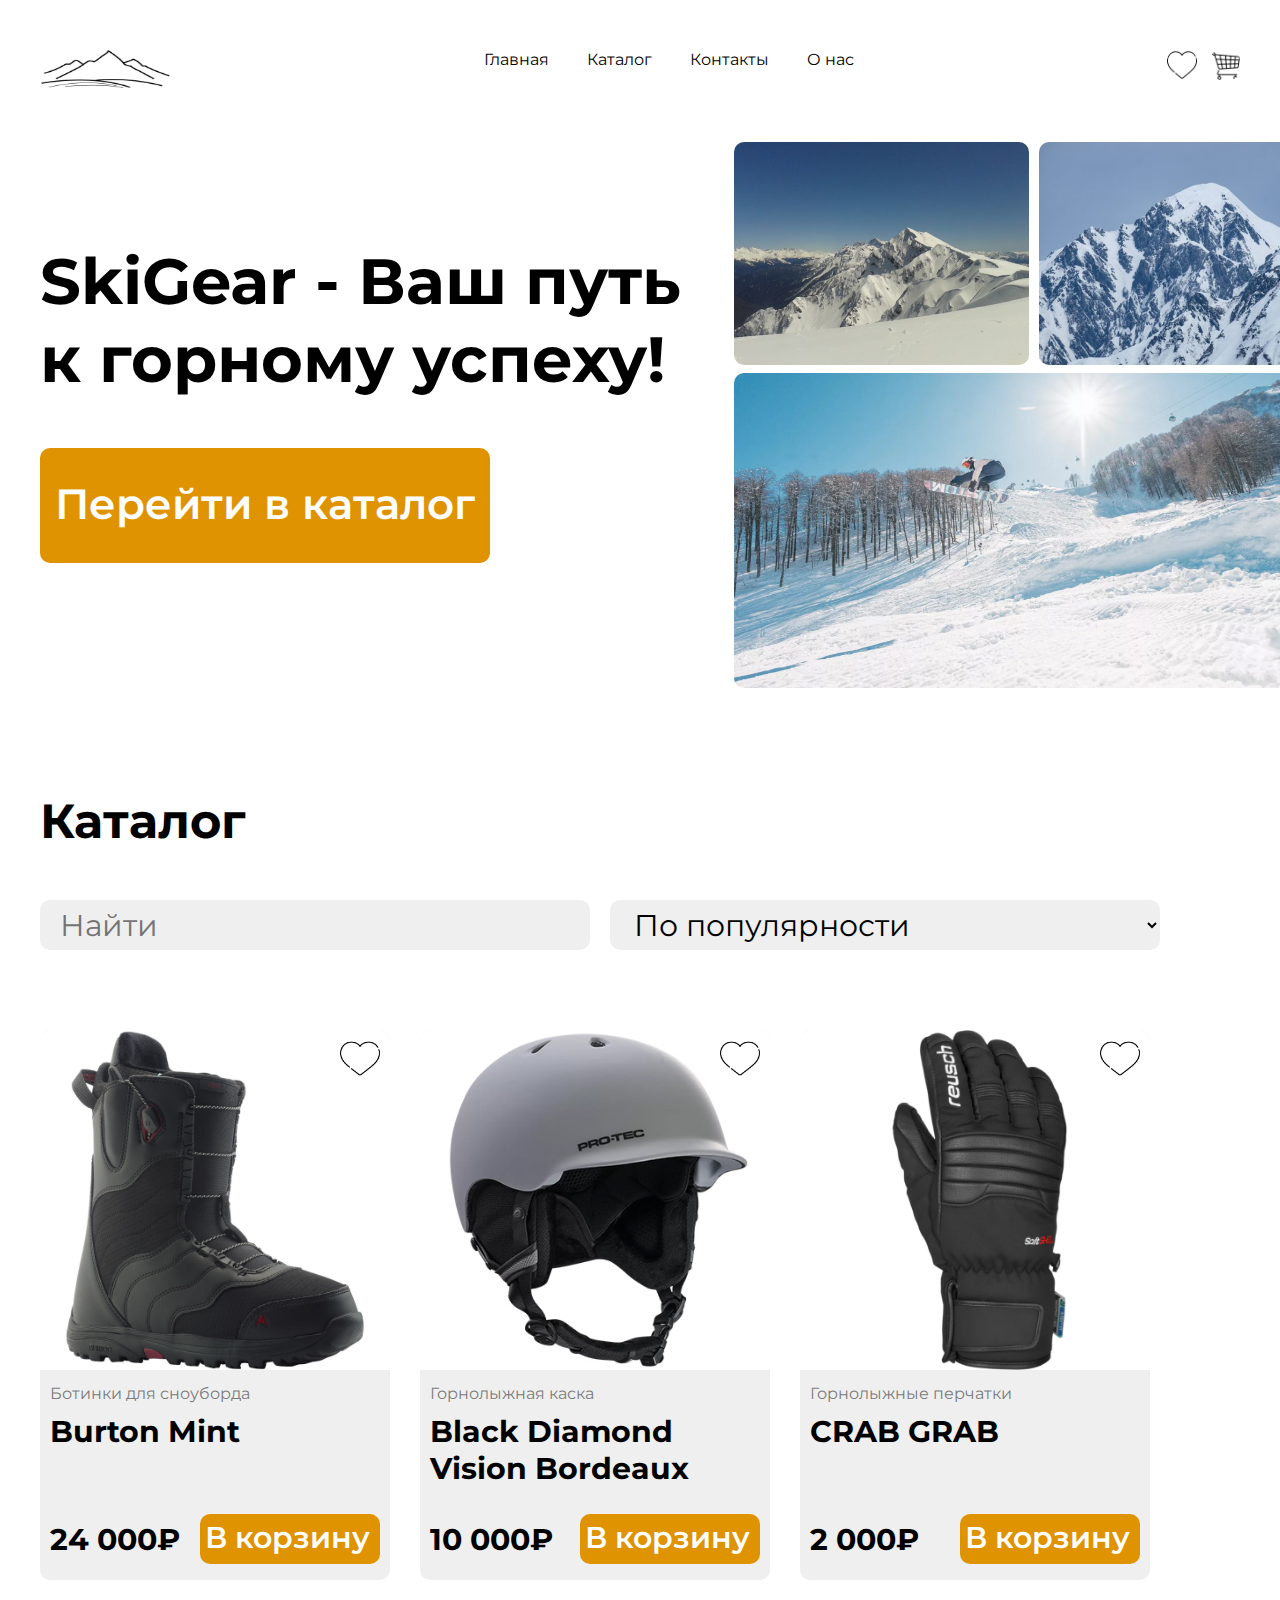
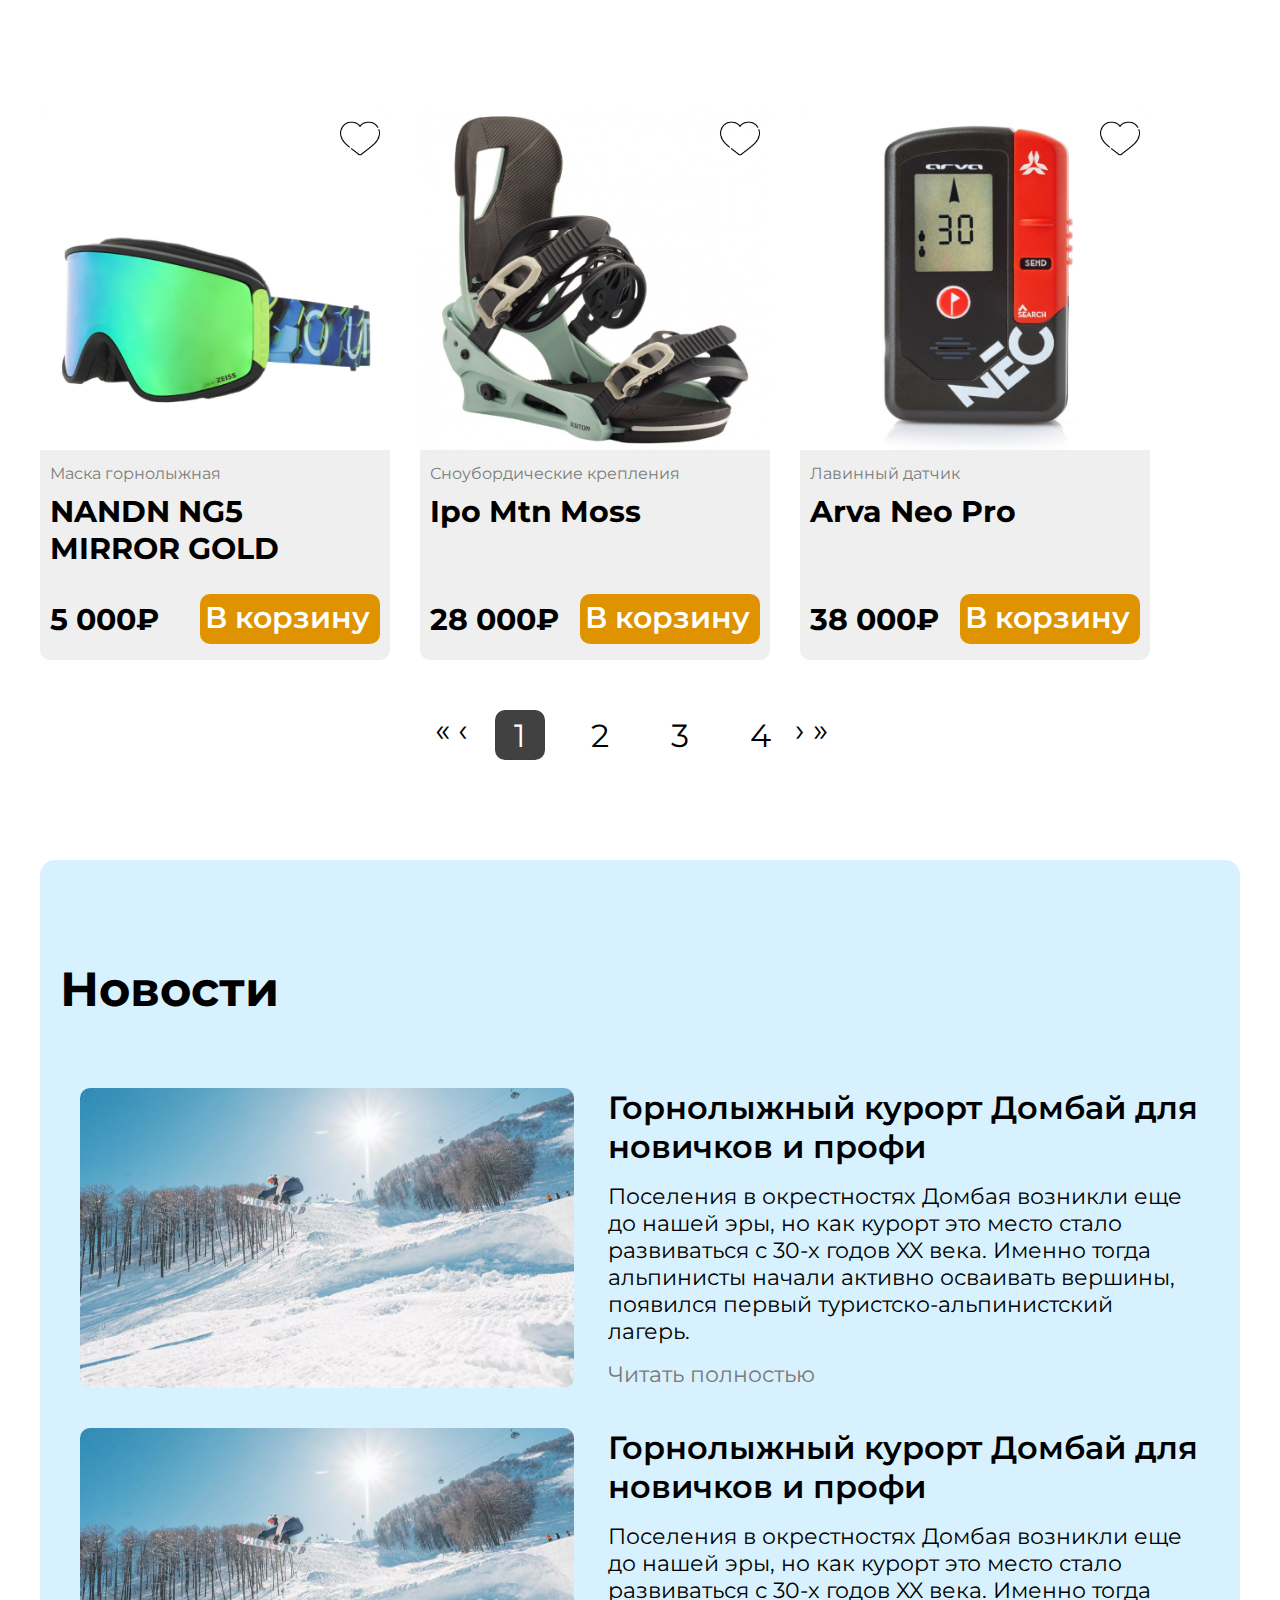
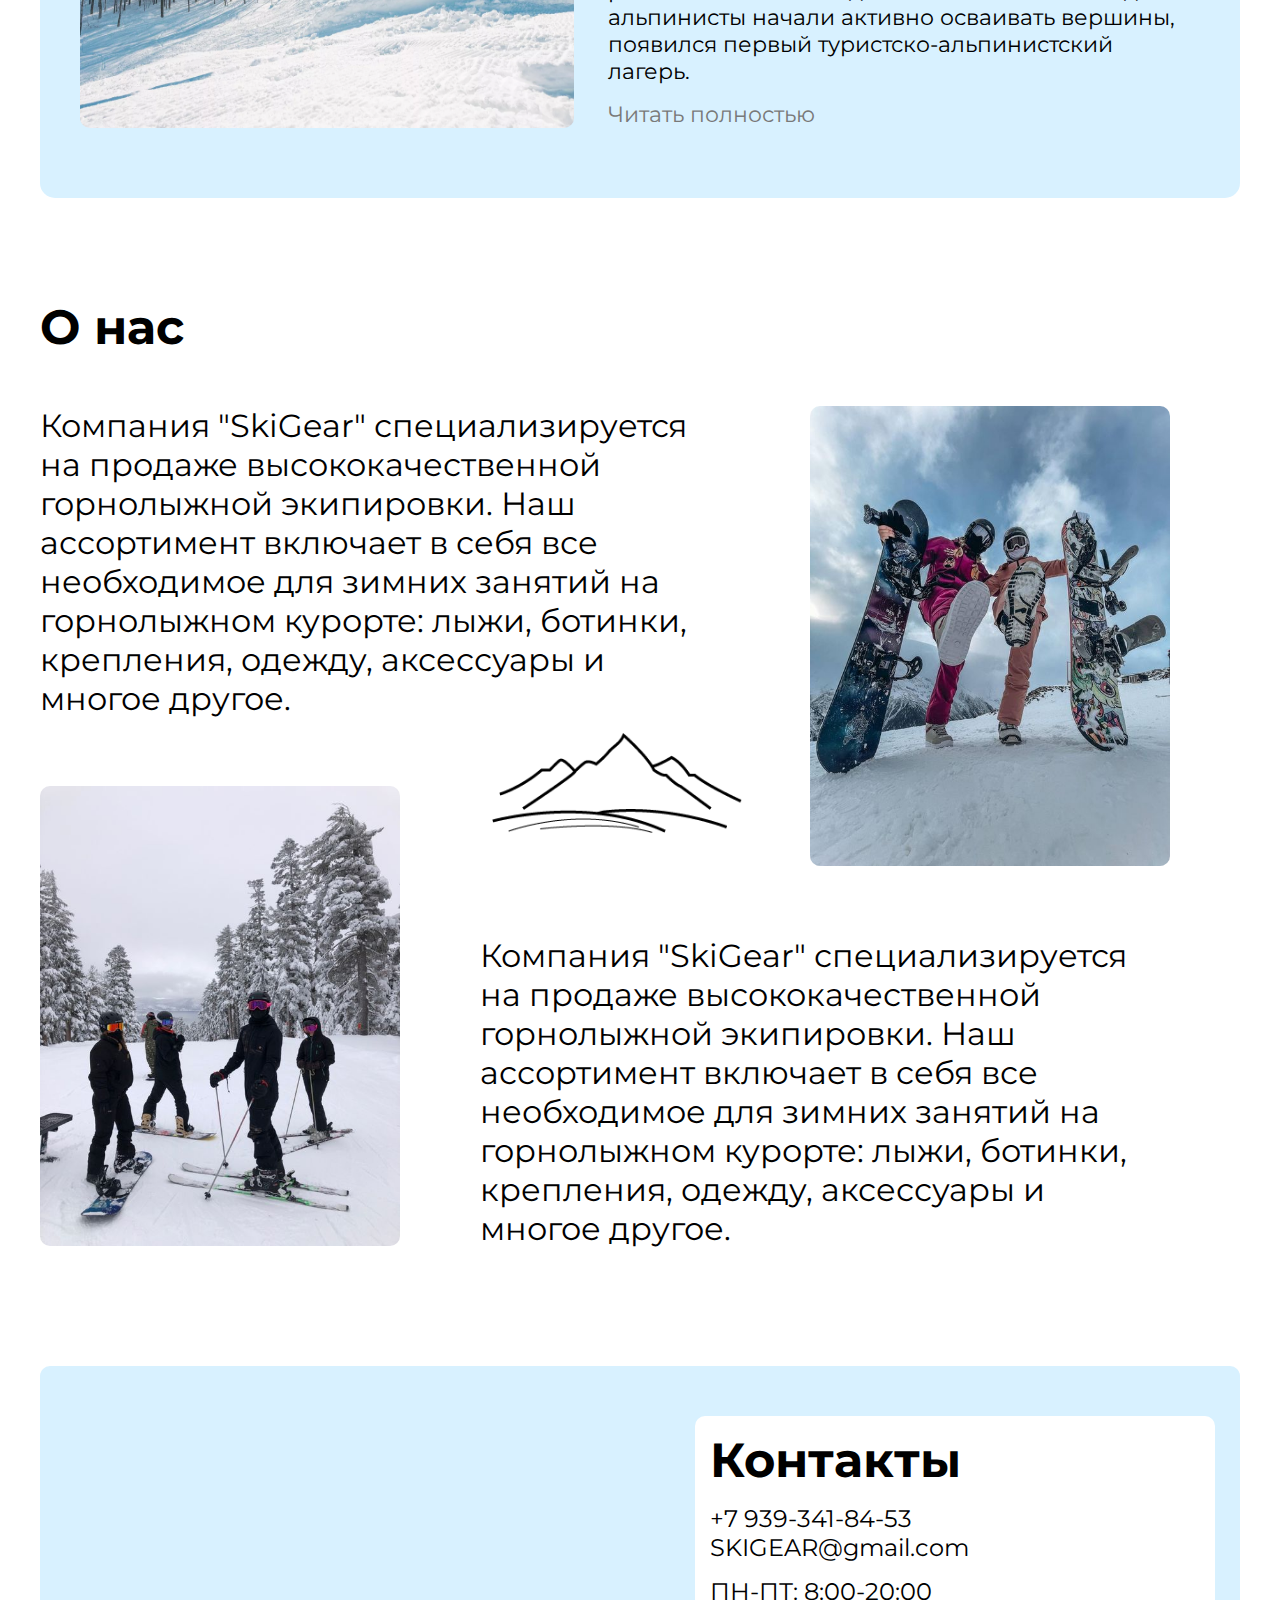
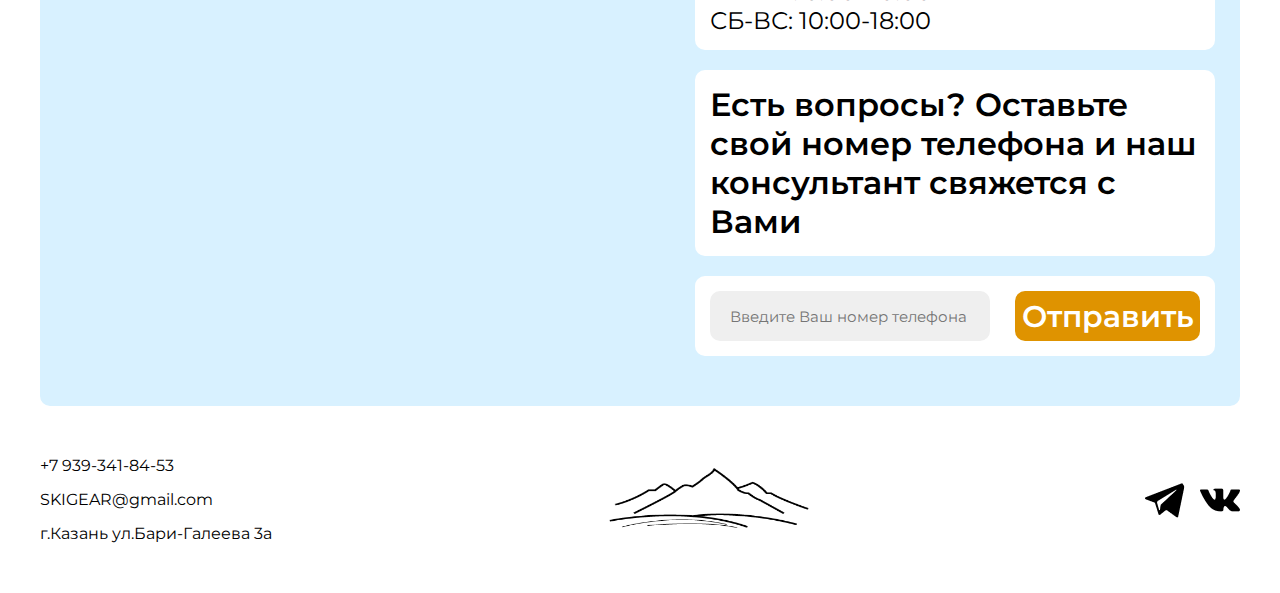
<file: index.html>
<!DOCTYPE html>
<html lang="en">
<head>
    <meta charset="UTF-8">
    <meta http-equiv="X-UA-Compatible" content="IE=edge">
    <meta name="viewport" content="width=device-width, initial-scale=1.0">
    <link rel="stylesheet" href="css/style.css">
    <title>SkiGear</title>
</head>
<body>
    <header class="content">
        <div class="log">
            <img src="logo/logo.png" alt="">
        </div>
        <nav>
            <a href="">Главная</a>
            <a href="">Каталог</a>
            <a href="">Контакты</a>
            <a href="">О нас</a>
        </nav>
        <div class="header-icon">
            <img src="image/icon/heart.png" alt="">
            <img src="image/icon/bag.png" alt="">
        </div>
    </header>
    <div class="banner content">
        <div class="banner-text">
            <h1>SkiGear - Ваш путь к горному успеху!</h1>
            <a href="">Перейти в каталог</a>
        </div>
        <div class="banner-img">
            <div class="row">
                <img src="image/banner/banner2.png" alt="">
                <img src="image/banner/banner3.png" alt="">
            </div>
            <div class="banner-image">
                <img src="image/banner/banner.jpg" alt="">
            </div>
        </div>
    </div>

    <!-- katalog -->
    <section class="katalog content">
        <h2>Каталог</h2>
        <div class="katalog-input">
            <input type="text" placeholder="Найти">
            <select>
                <option value="">По популярности</option>
                <option value="">По категориям</option>
                <option value="">По цене</option>
            </select>
        </div>
        <div class="katalog-cards">
            <div class="katalog-card">
                <a href="card.html">
                    <img src="image/katalog/kat1.png" alt=""></a>
                <div class="katalog-text">
                    <div class="title">
                        <p>Ботинки для сноуборда </p>
                        <h4>Burton Mint</h4>
                    </div>
                    <div class="price">
                        <h4>24 000₽</h4>
                        <a href="korzina.html">В корзину</a>
                    </div>
                </div>
                <div class="heart">
                    <img src="image/icon/heart.png" alt="">
                </div>
            </div>
            <div class="katalog-card">
                <img src="image/katalog/kat2.jpg" alt="">
                <div class="katalog-text">
                    <div class="title">
                        <p>Горнолыжная каска </p>
                        <h4>Black Diamond Vision Bordeaux</h4>
                    </div>
                    <div class="price">
                        <h4>10 000₽</h4>
                        <a href="">В корзину</a>
                    </div>
                </div>
                <div class="heart">
                    <img src="image/icon/heart.png" alt="">
                </div>
            </div>
            <div class="katalog-card">
                <img src="image/katalog/kat3.png" alt="">
                <div class="katalog-text">
                    <div class="title">
                        <p>Горнолыжные перчатки</p>
                        <h4>CRAB GRAB</h4>
                    </div>
                    <div class="price">
                        <h4>2 000₽</h4>
                        <a href="">В корзину</a>
                    </div>
                </div>
                <div class="heart">
                    <img src="image/icon/heart.png" alt="">
                </div>
            </div>
            <div class="katalog-card">
                <img src="image/katalog/kat4.png" alt="">
                <div class="katalog-text">
                    <div class="title">
                        <p>Маска горнолыжная</p>
                        <h4>NANDN NG5 MIRROR GOLD</h4>
                    </div>
                    <div class="price">
                        <h4>5 000₽</h4>
                        <a href="">В корзину</a>
                    </div>
                </div>
                <div class="heart">
                    <img src="image/icon/heart.png" alt="">
                </div>
            </div>
            <div class="katalog-card">
                <img src="image/katalog/kat5.png" alt="">
                <div class="katalog-text">
                    <div class="title">
                        <p>Сноубордические крепления</p>
                        <h4>Ipo Mtn Moss</h4>
                    </div>
                    <div class="price">
                        <h4>28 000₽</h4>
                        <a href="">В корзину</a>
                    </div>
                </div>
                <div class="heart">
                    <img src="image/icon/heart.png" alt="">
                </div>
            </div>
            <div class="katalog-card">
                <img src="image/katalog/kat6.png" alt="">
                <div class="katalog-text">
                    <div class="title">
                        <p>Лавинный датчик </p>
                        <h4>Arva Neo Pro</h4>
                    </div>
                    <div class="price">
                        <h4>38 000₽</h4>
                        <a href="">В корзину</a>
                    </div>
                </div>
                <div class="heart">
                    <img src="image/icon/heart.png" alt="">
                </div>
            </div>
        </div>
        <div class="pages">
            <p>« ‹</p>
            <div class="numbers">
                <div class="num">
                    <p>1</p>
                </div>
                <p>2</p>
                <p>3</p>
                <p>4</p>
            </div>
            <p>› »</p>
        </div>
    </section>

    <!-- news -->
    <section class="news content">
        <h2>Новости</h2>
        <div class="news-cards">
            <div class="news-card">
                <img src="image/news/new1.png" alt="">
                <div class="news-text">
                    <h3>Горнолыжный курорт Домбай для новичков и профи</h3>
                    <p>Поселения в окрестностях Домбая возникли еще до нашей эры,
                         но как курорт это место стало развиваться с 30-х годов XX века. 
                         Именно тогда альпинисты начали активно осваивать
                        вершины, появился первый туристско-альпинистский лагерь.
                    </p>
                    <p><span>Читать полностью</span></p>
                </div>
            </div>
            <div class="news-card">
                <img src="image/news/new1.png" alt="">
                <div class="news-text">
                    <h3>Горнолыжный курорт Домбай для новичков и профи</h3>
                    <p>Поселения в окрестностях Домбая возникли еще до нашей эры,
                         но как курорт это место стало развиваться с 30-х годов XX века. 
                         Именно тогда альпинисты начали активно осваивать
                        вершины, появился первый туристско-альпинистский лагерь.
                    </p>
                    <p><span>Читать полностью</span></p>
                </div>
            </div>
        </div>
    </section>

    <!-- О нас -->
    <section class="about content">
        <h2>О нас</h2>
        <div class="position">
            <div class="about-text">
                <p>Компания "SkiGear" специализируется на продаже
                     высококачественной горнолыжной экипировки. Наш ассортимент включает
                      в себя все необходимое для зимних занятий на горнолыжном курорте:
                     лыжи, ботинки, крепления, одежду, аксессуары и многое другое.
                </p>
                <img src="image/about/about.jpg" alt="">
            </div>
            <div class="logo">
                <img src="logo/logo.png" alt="">
            </div>
            <div class="about-text2">
                <img src="image/about/about2.jpg" alt="">
                <p>Компания "SkiGear" специализируется на продаже
                     высококачественной горнолыжной экипировки. Наш ассортимент включает
                      в себя все необходимое для зимних занятий на горнолыжном курорте:
                     лыжи, ботинки, крепления, одежду, аксессуары и многое другое.
                </p>
            </div>
        </div>
    </section>

    <section class="contact content">
        <div class="contact-content">
            <iframe src="https://www.google.com/maps/embed?pb=!1m18!1m12!1m3!1d2242.5113234735054!2d49.17443297718412!3d55.80172298822162!2m3!1f0!2f0!3f0!3m2!1i1024!2i768!4f13.1!3m3!1m2!1s0x415eb2821ae12973%3A0xb7064b3d52be5316!2z0YPQuy4g0JPQsNC70LXQtdCy0LAsIDPQkCwg0JrQsNC30LDQvdGMLCDQoNC10YHQvy4g0KLQsNGC0LDRgNGB0YLQsNC9LCA0MjAwNjE!5e0!3m2!1sru!2sru!4v1709378968285!5m2!1sru!2sru" width="600" height="450" style="border:0;" allowfullscreen="" loading="lazy" referrerpolicy="no-referrer-when-downgrade"></iframe>
            <div class="contact-cards">
                <div class="contact-card">
                    <h2>Контакты</h2>
                    <div class="phone">
                        <a href="tel:+79393418453">+7 939-341-84-53</a>
                        <a href="mailto:SKIGEAR@gmail.com">SKIGEAR@gmail.com</a>
                    </div>
                    <div class="time">
                        <p>ПН-ПТ: 8:00-20:00</p>
                        <p>СБ-ВС: 10:00-18:00</p>
                    </div>
                </div>
                <div class="contact-card">
                    <h3>Есть вопросы?
                        Оставьте свой номер телефона и наш консультант свяжется с Вами</h3>
                </div>
                <div class="contact-input">
                    <input type="tel" placeholder="Введите Ваш номер телефона" >
                    <button>Отправить</button>
                </div>
            </div>
        </div>
    </section>

    <!-- footer -->
    <footer class="content">
        <div class="place">
            <a href="tel:+79393418453">+7 939-341-84-53</a>
            <a href="mailto:SKIGEAR@gmail.com">SKIGEAR@gmail.com</a>
            <p>г.Казань ул.Бари-Галеева 3а</p>
        </div>
        <div class="foot-logo">
            <img src="logo/logo.png" alt="">
        </div>
        <div class="icons">
            <img src="image/footer/tg.png" alt="">
            <img src="image/footer/vk.png" alt="">
        </div>
    </footer>
    
</body>
</html>
</file>
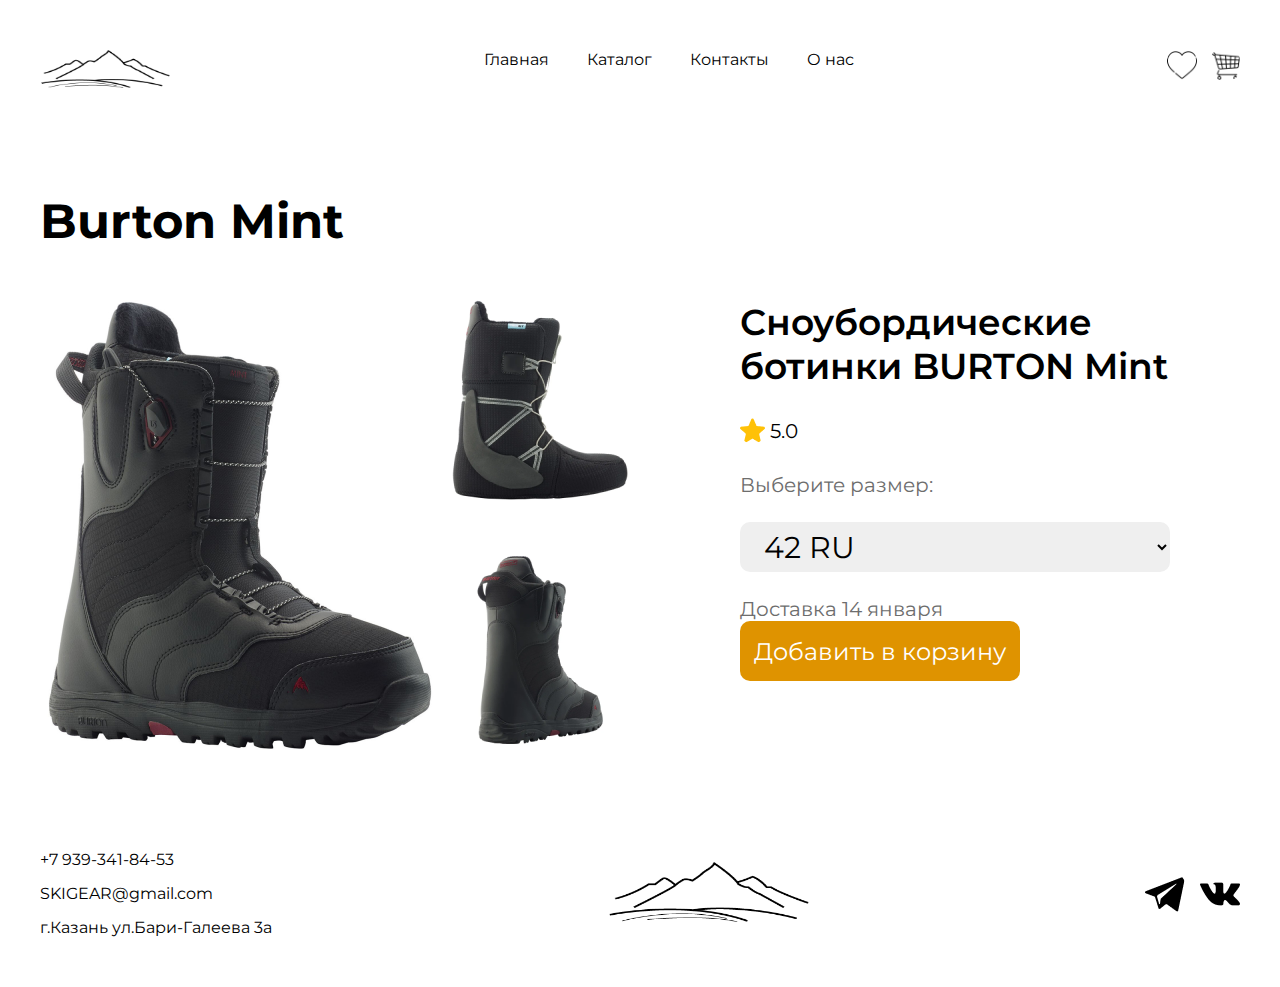
<file: card.html>
<!DOCTYPE html>
<html lang="en">
<head>
    <meta charset="UTF-8">
    <meta name="viewport" content="width=device-width, initial-scale=1.0">
    <link rel="stylesheet" href="css/style.css">
    <title>Document</title>
</head>
<body>
    <header class="content">
        <div class="log">
            <img src="logo/logo.png" alt="">
        </div>
        <nav>
            <a href="">Главная</a>
            <a href="">Каталог</a>
            <a href="">Контакты</a>
            <a href="">О нас</a>
        </nav>
        <div class="header-icon">
            <img src="image/icon/heart.png" alt="">
            <img src="image/icon/bag.png" alt="">
        </div>
    </header>

    <section class="tovar content">
        <h2>Burton Mint</h2>
        <div class="tovar-content">
            <div class="tovar-image">
                <img src="image/card/tovar1.png" alt="">
                <div class="img-col">
                    <img src="image/card/tovar2.png" alt="">
                    <img src="image/card/tovar3.png" alt="">
                </div>
            </div>
            <div class="tovar-text">
                <h3>Сноубордические ботинки BURTON Mint</h3>
                <div class="star">
                    <img src="image/card/star.png" alt="">
                    <p>5.0</p>
                </div>
                <div class="but">
                    <div class="size">
                        <p>Выберите размер:</p>
                        <select>
                            <option value="">42 RU</option>
                            <option value="">40 RU</option>
                            <option value="">43 RU</option>
                            <option value="">44 RU</option>
                        </select>
                        <p>Доставка 14 января</p>
                    </div>
                    <button><a href="korzina.html">Добавить в корзину</a></button>
                </div>
            </div>
        </div>
    </section>

      <!-- footer -->
      <footer class="content">
        <div class="place">
            <a href="tel:+79393418453">+7 939-341-84-53</a>
            <a href="mailto:SKIGEAR@gmail.com">SKIGEAR@gmail.com</a>
            <p>г.Казань ул.Бари-Галеева 3а</p>
        </div>
        <div class="foot-logo">
            <img src="logo/logo.png" alt="">
        </div>
        <div class="icons">
            <img src="image/footer/tg.png" alt="">
            <img src="image/footer/vk.png" alt="">
        </div>
    </footer>
</body>
</html>
</file>
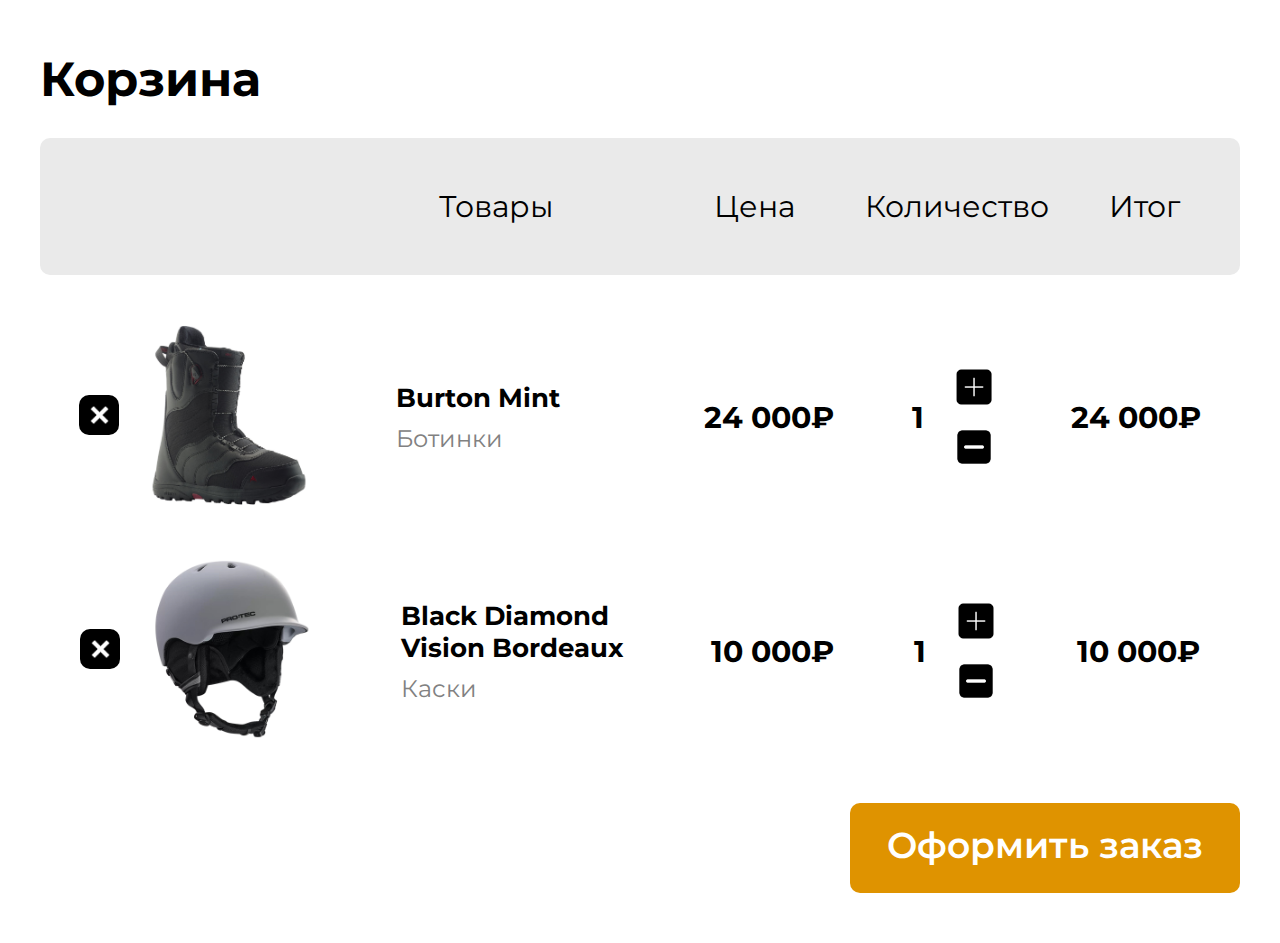
<file: korzina.html>
<!DOCTYPE html>
<html lang="en">
<head>
    <meta charset="UTF-8">
    <meta http-equiv="X-UA-Compatible" content="IE=edge">
    <meta name="viewport" content="width=device-width, initial-scale=1.0">
    <link rel="stylesheet" href="css/style.css">
    <title>Корзина</title>
</head>
<body>
    <section class="kor content">
        <h2>Корзина</h2>
        <div class="korzina">
            <div class="korzina-head">
                <div class="one">
                    <p>Товары</p>
                    <p>Цена</p>
                </div>
                <div class="two">
                    <p>Количество</p>
                    <p>Итог</p>
                </div>
            </div>
            <div class="korzina-card">
                <div class="korzina-img">
                    <div class="krest">
                        <img src="image/korzina/krest.jpg" alt="">
                    </div>
                    <div class="kor-img">
                        <img src="image/katalog/kat1.png" alt="">
                    </div>
                </div>
                <div class="kor-name">
                    <h4>Burton Mint</h4>
                    <p>Ботинки</p>
                </div>
                <div class="block">
                    <h4>24 000₽</h4>
                </div>
                <div class="kol">
                    <h4>1</h4>
                    <div class="kol-img">
                        <img src="image/korzina/plus.png" alt="">
                        <img src="image/korzina/minus.png" alt="">
                    </div>
                </div>
                <h4>24 000₽</h4>
            </div>
            <div class="korzina-card">
                <div class="korzina-img">
                    <div class="krest">
                        <img src="image/korzina/krest.jpg" alt="">
                    </div>
                    <div class="kor-img">
                        <img src="image/katalog/kat2.jpg" alt="">
                    </div>
                </div>
                <div class="kor-name">
                    <h4>Black Diamond Vision Bordeaux</h4>
                    <p>Каски</p>
                </div>
                <div class="block">
                    <h4>10 000₽</h4>
                </div>
                <div class="kol">
                    <h4>1</h4>
                    <div class="kol-img">
                        <img src="image/korzina/plus.png" alt="">
                        <img src="image/korzina/minus.png" alt="">
                    </div>
                </div>
                <h4>10 000₽</h4>
            </div>
            <div class="korzina-but">
                <a href="zakaz.html">Оформить заказ</a>
            </div>
        </div>
    </section>
</body>
</html>
</file>
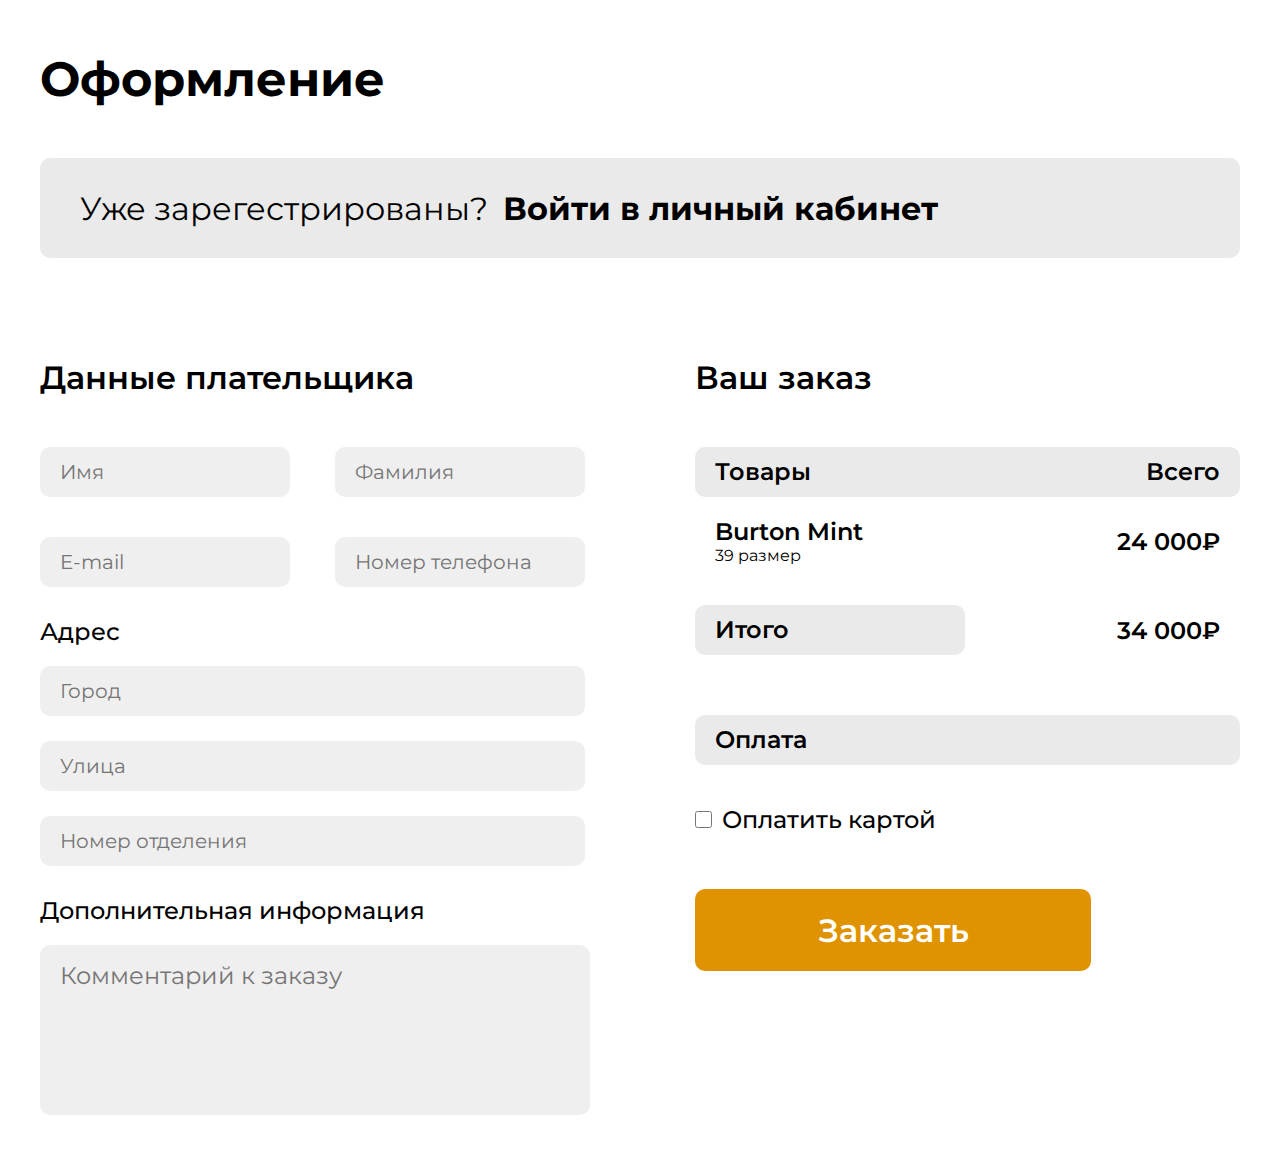
<file: zakaz.html>
<!DOCTYPE html>
<html lang="en">
<head>
    <meta charset="UTF-8">
    <meta http-equiv="X-UA-Compatible" content="IE=edge">
    <meta name="viewport" content="width=device-width, initial-scale=1.0">
    <link rel="stylesheet" href="css/style.css">
    <title>Оформление</title>
</head>
<body>
    <section class="zak content">
        <h2>Оформление</h2>
        <div class="zak-head">
            <p>Уже зарегестрированы?</p>
            <h5>Войти в личный кабинет</h5>
        </div>
        <div class="zakaz">
            <div class="zakaz-card">
               <h3>Данные плательщика</h3>
               <div class="zakaz-input">
                   <div class="inp">
                       <input type="text" placeholder="Имя">
                       <input type="text" placeholder="Фамилия">
                   </div>
                   <div class="inp">
                       <input type="email" name="" id="" placeholder="E-mail">
                       <input type="tel" name="" id="" placeholder="Номер телефона">
                   </div>
               </div>
               <h4>Адрес</h4>
               <div class="inputs">
                   <input type="text" placeholder="Город">
                   <input type="text" placeholder="Улица">
                   <input type="number" placeholder="Номер отделения">
               </div>
               <h4>Дополнительная информация</h4>
               <div class="komm">
                   <input type="text" placeholder="Комментарий к заказу">
               </div>
            </div>
            <div class="zakaz-card-two">
                    <h3>Ваш заказ</h3>
                    <div class="rectangle">
                        <h5>Товары</h5>
                        <h5>Всего</h5>
                    </div>
                    <div class="zakaz-tovar">
                        <div class="zakaz-name">
                            <h5>Burton Mint</h5>
                            <p>39 размер</p>
                        </div>
                        <h5>24 000₽</h5>
                    </div>
                <div class="total">
                    <div class="total-grey">
                        <h5>Итого</h5>
                    </div>
                    <div class="total-price">
                        <h5>34 000₽</h5>
                    </div>
                </div>
                <div class="pay">
                    <h5>Оплата</h5>
                </div>
                <div class="pay-card">
                    <input type="checkbox" name="" id="">
                    <p>Оплатить картой</p>
                </div>
                <button>Заказать</button>
            </div>
        </div>
    </section>
</body>
</html>
</file>
<file: css/style.css>
* {
    margin: 0;
    padding: 0;
    box-sizing: border-box;
    border: none;
    border-radius: 10px;
    text-decoration: none;
    font-family:'Montserrat';
    transition: .3s;
}

@font-face {
    font-family:'Montserrat';
    src: url(../fonts/Montserrat-Light.ttf);
    font-weight: 300;
}

@font-face {
    font-family:'Montserrat';
    src: url(../fonts/Montserrat-Regular.ttf);
    font-weight: 400;
}

@font-face {
    font-family:'Montserrat';
    src: url(../fonts/Montserrat-Medium.ttf);
    font-weight: 500;
}

@font-face {
    font-family:'Montserrat';
    src: url(../fonts/Montserrat-SemiBold.ttf);
    font-weight: 600;
}

@font-face {
    font-family:'Montserrat';
    src: url(../fonts/Montserrat-Bold.ttf);
    font-weight: 700;
}

.content {
    max-width: 1200px;
    margin: 0 auto;
}

header {
    display: flex;
    justify-content: space-between;
    padding: 50px 0;
}

.log img {
    width: 130px;
    height: 38px;
}

nav {
    display: flex;
    gap: 38px;
}

nav a {
    color: black;
}

.header-icon {
    display: flex;
    gap: 13px;
}

.header-icon img {
    width: 30px;
    height: 30px;
}

/* banner */
.banner {
    display: flex;
    justify-content: space-around;
}

.banner-text {
    display: flex;
    flex-direction: column;
    gap: 50px;
    padding-top: 100px;
}

h1 {
    font-size: 64px;
    width: 694px;
}

.banner a {
    background-color: #DF9300;
    width: 450px;
    height: 115px;
    color: white;
    font-size: 42px;
    font-weight: 600;
    padding: 30px 15px;
}

.banner-img {
    display: flex;
    flex-direction: column;
    gap: 8px;
    width: 50%;
}

.row {
    display: flex;
    gap: 10px;
}

.banner-image img {
    width: 600px;
    height: 315px;
}

/* katalog */
.katalog {
    padding: 100px 0;
}

h2 {
    font-size: 48px;
    padding-bottom: 50px;
}

.katalog-input {
    display: flex;
    gap: 20px;
}

input {
    width: 550px;
    height: 50px;
    padding: 20px;
    background: #EFEFEF;
    font-size: 30px;
    font-weight: 400;
    outline: none;
}

select {
    width: 550px;
    height: 50px;
    padding: 0 20px;
    background: #EFEFEF;
    font-size: 30px;
    font-weight: 400;
    outline: none;
}

.katalog-cards {
    display: flex;
    flex-wrap: wrap;
    padding-top: 30px;
    gap: 30px;
}

.katalog-card {
    height: 550px;
    width: 350px;
    background: #EFEFEF;
    margin: 50px 0;
    position: relative;
}

.katalog-card:hover {
    transform: scale(1.05);
}

.katalog-card img {
    width: 350px;
    height: 350px;
    padding-bottom: 10px;
}

.katalog-text {
    display: flex;
    flex-direction: column;
    justify-content: space-between;
    padding: 0 10px 20px 10px;
    height: 200px;
}

.title {
    display: flex;
    flex-direction: column;
    gap: 10px;
}

.title p {
    color: #7C7C7C;
}

h4 {
    font-size: 30px;
}

.price {
    display: flex;
    justify-content: space-between;
    align-items: center;
}

.price a {
    background: #DF9300;
    width: 180px;
    height: 50px;
    font-size: 30px;
    color: white;
    font-weight: 600;
    padding: 5px;
}

.heart {
    position: absolute;
    top: 10px;
    right: 10px;
}

.heart img {
    width: 40px;
    height: 47px;
}

.pages {
    display: flex;
    font-size: 32px;
    font-weight: 400;
    align-items: center;
    justify-content: center;
    gap: 10px;
}

.pages p {
    width: 50px;
    height: 50px;
    cursor: pointer;
}

.numbers {
    display: flex;
    align-items: center;
    gap: 30px;
}

.numbers p {
    display: flex;
    align-items: center;
    justify-content: center;
}

.numbers p:hover {
    background-color: #414141;
    color: white;
}

.num {
    background-color: #414141;
    color: white;
}

/* news */
.news {
    background: #D8F1FF;
    border-radius: 15px;
    padding: 100px 20px 50px;
}

.news-card {
    display: flex;
    gap: 34px;
    padding: 20px;
}

.news-card:hover {
    background: #ffffff;
}

.news-card img {
    width: 500px;
    height: 300px;
}

.news-text {
    width: 600px;
    display: flex;
    flex-direction: column;
    justify-content: space-between;
}

h3 {
    font-size: 32px;
    font-weight: 600;
}

.news-text p {
    font-size: 22px;
    font-weight: 400;
}

span {
    color: #797979;
    cursor: pointer;
}

/*  */
.about {
    padding-top: 100px;
}

.about-text {
    display: flex;
    gap: 80px;
}

.position {
    position: relative;
    height: 460px;
    width: 1130px;
}

.about-text img {
    width: 360px;
    height: 460px;
}

.about-text p {
    font-size: 32px;
    font-weight: 400;
}

.about-text2 {
    display: flex;
    gap: 80px;
    position: absolute;
    top: 380px;
}

.about-text2 img {
    width: 360px;
    height: 460px;
}

.about-text2 p {
    width: 690px;
    font-size: 32px;
    font-weight: 400;
    padding-top: 150px;
}

.logo img {
    position: absolute;
    top: 71%;
    width: 250px;
    height: 100px;
    left: 40%;
}

/*  */
.contact {
    margin-top: 500px;
    background: #D8F1FF;
}

.contact-content {
    padding: 50px 20px;
    display: flex;
    justify-content: center;
    gap: 30px;
    align-items: center;
}

.contact-cards {
    display: flex;
    flex-direction: column;
    width: 520px;
    gap: 20px;
}

.contact-card {
    background: white;
    font-size: 24px;
    display: flex;
    flex-direction: column;
    gap: 15px;
    padding: 15px;
}

.contact-card h2 {
    padding: 0;
}

.phone {
    display: flex;
    flex-direction: column;
}

.phone a {
    color: black;
}

.contact-input {
    display: flex;
    background: white;
    gap: 25px;
    padding: 15px;
}

.contact-input input {
    width: 280px;
    font-size: 15px;
}

.contact-input button {
    background: #DF9300;
    width: 185px;
    height: 50px;
    font-size: 30px;
    color: white;
    font-weight: 600;
    padding: 5px;
}

/* tovar */
.tovar {
    padding: 50px 0;
}

.tovar-content {
    display: flex;
    gap: 100px;
}

.tovar-image {
    display: flex;
    align-items: center;
}

.tovar-image img {
    width: 400px;
    height: 450px;
}

.img-col {
    display: flex;
    flex-direction: column;
    gap: 50px;
}

.img-col img {
    width: 200px;
    height: 200px;
}

.tovar-text {
    display: flex;
    flex-direction: column;
    gap: 30px;
    width: 430px;
}

.tovar-text a {
    color: white;
}

.tovar-text h3 {
    font-size: 36px;
}

.star {
    display: flex;
    align-items: center;
    gap: 5px;
    font-size: 20px;
}

.size {
    color: #6D6D6D;
    font-size: 20px;
    display: flex;
    flex-direction: column;
    gap: 25px;
}

.size select {
    width: 430px;
}

.tovar-text button {
    width: 280px;
    height: 60px;
    background: #DF9300;
    color: white;
    font-size: 24px;
}

/* korzina */
.kor {
    padding: 50px 0;
}

.kor h2 {
    padding-bottom: 30px;
}

.korzina-head {
    display: flex;
    justify-content: flex-end;
    gap: 70px;
    font-size: 30px;
    background: #EAEAEA;
    padding: 50px 60px;
}

.one {
    display: flex;
    gap: 160px;
}

.two {
    display: flex;
    gap: 60px;
}

.korzina-card {
    display: flex;
    align-items: center;
    justify-content: space-around;
    padding-top: 50px;
}

.korzina-img {
    display: flex;
    gap: 20px;
    align-items: center;
}

.kor-name {
    display: flex;
    flex-direction: column;
    gap: 10px;
    width: 230px;
}

.kor-name h4 {
    font-size: 26px;
}

.kor-name p {
    color: #818181;
    font-size: 24px;
}

.krest img {
    width: 40px;
}

.krest img:hover {
    opacity: 0.5;
}

.kor-img img {
    width: 180px;
    height: 180px;
}

.kol {
    display: flex;
    align-items: center;
    gap: 30px;
}

.kol-img {
    display: flex;
    flex-direction: column;
    gap: 20px;
}

.kol-img img {
    width: 40px;
}

.kol-img img:hover {
    transform: scale(1.1);
}

.korzina-but {
    display: flex;
    justify-content: end;
    padding-top: 60px;
}

.korzina a {
    background: #DF9300;
    width: 390px;
    height: 90px;
    font-size: 36px;
    color: white;
    font-weight: 600;
    padding-top: 20px;
    display: block;
    text-align: center;
}

/* Оформление */
.zak {
    padding: 50px 0;
}

.zak-head {
    height: 100px;
    background: #EAEAEA;
    padding: 0 40px;
    display: flex;
    gap: 15px;
    font-size: 32px;
    align-items: center;
    margin-bottom: 100px;
}

.zak-head h5 {
    font-size: 32px;
}

.zakaz {
    display: flex;
    justify-content: space-between;
}

.zakaz h3 {
    padding-bottom: 50px;
}

.zakaz h4 {
    font-size: 24px;
    font-weight: 500;
    padding: 30px 0 20px 0;
}

.zakaz-card {
    width: 545px;
}

.zakaz-input {
    display: flex;
    flex-direction: column;
    gap: 40px;
}

.inp {
    display: flex;
    gap: 45px;
}

.inp input {
    width: 250px;
    height: 50px;
    font-size: 20px;
}

.inputs {
    display: flex;
    flex-direction: column;
    gap: 25px;
}

.inputs input {
    width: 545px;
    height: 50px;
    font-size: 20px;
}

.komm input {
    height: 170px;
    font-size: 24px;
    padding-bottom: 130px;
}

.zakaz-card-two {
    display: flex;
    flex-direction: column;
    width: 545px;
}

.rectangle {
    width: 545px;
    height: 50px;
    background: #EAEAEA;
    display: flex;
    justify-content: space-between;
    padding: 10px 20px;
    margin-bottom: 20px;
}

.zakaz h5 {
    font-size: 24px;
    font-weight: 600;
}

.zakaz-tovar {
    display: flex;
    justify-content: space-between;
    padding: 0 20px;
    align-items: center;
    margin-bottom: 40px;
}

.total {
    display: flex;
    justify-content: space-between;
    align-items: center;
    margin-bottom: 60px;
}

.total-grey {
    width: 270px;
    height: 50px;
    background: #EAEAEA;
    padding-left: 20px;
    padding-top: 10px;
}

.total-price {
    padding-right: 20px;
}

.pay {
    width: 545px;
    height: 50px;
    background: #EAEAEA;
    padding: 10px 0 0 20px;
    margin-bottom: 40px;
}

.pay-card {
    display: flex;
    gap: 10px;
    align-items: center;
    margin-bottom: 55px;
}

.pay-card input {
    width: 17px;
    height: 17px;
}

.pay-card p {
    font-size: 24px;
    font-weight: 500;
}

.zakaz-card-two button {
    width: 396px;
    height: 82px;
    background: #DF9300;
    font-size: 32px;
    color: white;
    font-weight: 600;
}

/* footer */
footer {
    display: flex;
    justify-content: space-between;
    align-items: center;
    font-size: 16px;
    padding: 50px 0;
}

.place {
    display: flex;
    flex-direction: column;
    gap: 15px;
    color: black;
}

.place a {
    color: black;
}

.foot-logo img {
    width: 200px;
    height: 60px;
}

.icons {
    display: flex;
    gap: 15px;
}

.icons img {
    width: 40px;
    height: 40px;
}

@media screen and (max-width: 711px) {
    body {
        padding: 20px 0;
        height: auto;
    }

    nav {
        display: none;
    }

    h1 {
        font-size: 30px;
        width: 200px;
    }
    
    header {
        width: 100%;
    }

    .banner {
        align-items: center;
        justify-content: space-between;
    }

    .banner a {
        width: 225px;
        height: 55px;
        font-size: 21px;
        padding: 15px 7px;
    }

    .banner-image img {
        width: 200px;
        height: 105px;
    }
    .row img {
        width: 100px;
        height: 75px;
    }

    .news {
        background: none;
    }

    .news-cards {
        display: flex;
        flex-direction: row;
        gap: 10px;
    }

    .news-card {
        width: 190px;
        flex-direction: column;
    }

    .news-card img {
        width: 190px;
        height: auto;
    }

    .news-text {
        width: 190px;
    }

    h3 {
        
        font-size: 18px;
    }

    .news-text p {
        display: none;
    }

    .logo {
        display: none;
    }

    .position {
        height: 400px;
    }

    .about-text2 {
        display: none;
    }

    .about-text {
        gap: 10px;
    }

    .about-text p {
        font-size: 15px;
        width: 280px;
    }

    .about img {
        width: 150px;
        height: auto;
    }

    .contact {
        background: none;
    }

    h2 {
        font-size: 24px;
    }

    p {
        font-size: 15px;
    }

    a {
        font-size: 15px;
    }
     
    .contact-content {
        flex-wrap: wrap;
    }

    .contact-card {
        width: 200px;
    }

    .contact-input {
        width: 200px;
    }

    .tovar {
        padding: 0;
    }

    .tovar-content {
        flex-direction: column;
        justify-content: center;
    }

    .img-col {
        display: none;
    }

    .size select {
        width: 200px;
    }

    .but {
        display: flex;
        gap: 20px;
        align-items: center;
    }

    .tovar-text button {
        width: 200px;
        height: 50px;
    }

    .korzina-card h4 {
        font-size: 20px;
    }

    .korzina-card p {
        font-size: 14px;
    }

    .kor-img img {
        width: 100px;
        height: 100px;
    }

    .korzina-head {
        display: none;
    }

    .krest img {
        width: 20px;
        height: 20px;
    }

    .kol {
        gap: 10px;
    }

    .kol-img img {
        width: 20px;
        height: 20px;
    }

    .block {
        display: none;
    }

    .kor-name {
        width: 150px;
    }

    .korzina-but a {
        width: 250px;
        height: 70px;
        font-size: 24px;
    }

    .zak-head {
        margin-bottom: 0;
    }

    .zak-head h5 {
        font-size: 22px;
    }

    .zakaz {
        flex-direction: column;
    }

    .inp {
        gap: 10px;
    }

    .zakaz h4 {
        font-size: 18px;
    }

    .zakaz-card h3 {
        padding: 40px 0 10px 0;
    }

    .zakaz-input input {
        width: 220px;
    }

    .inputs input {
        width: 400px;
    }

    .komm input {
        width: 400px;
    }

    .zakaz-card-two h3 {
        padding: 40px 0 10px 0;
    }

    .rectangle {
        display: none;
    }

    .zakaz-tovar {
        justify-content: space-between;
        width: 450px;
    }

    .zakaz h5  {
        font-size: 20px;
    }

    .total {
        width: 450px;
    }

    .pay {
        width: 450px;
    }

    .foot-logo {
        display: none;
    }
 }
</file>
